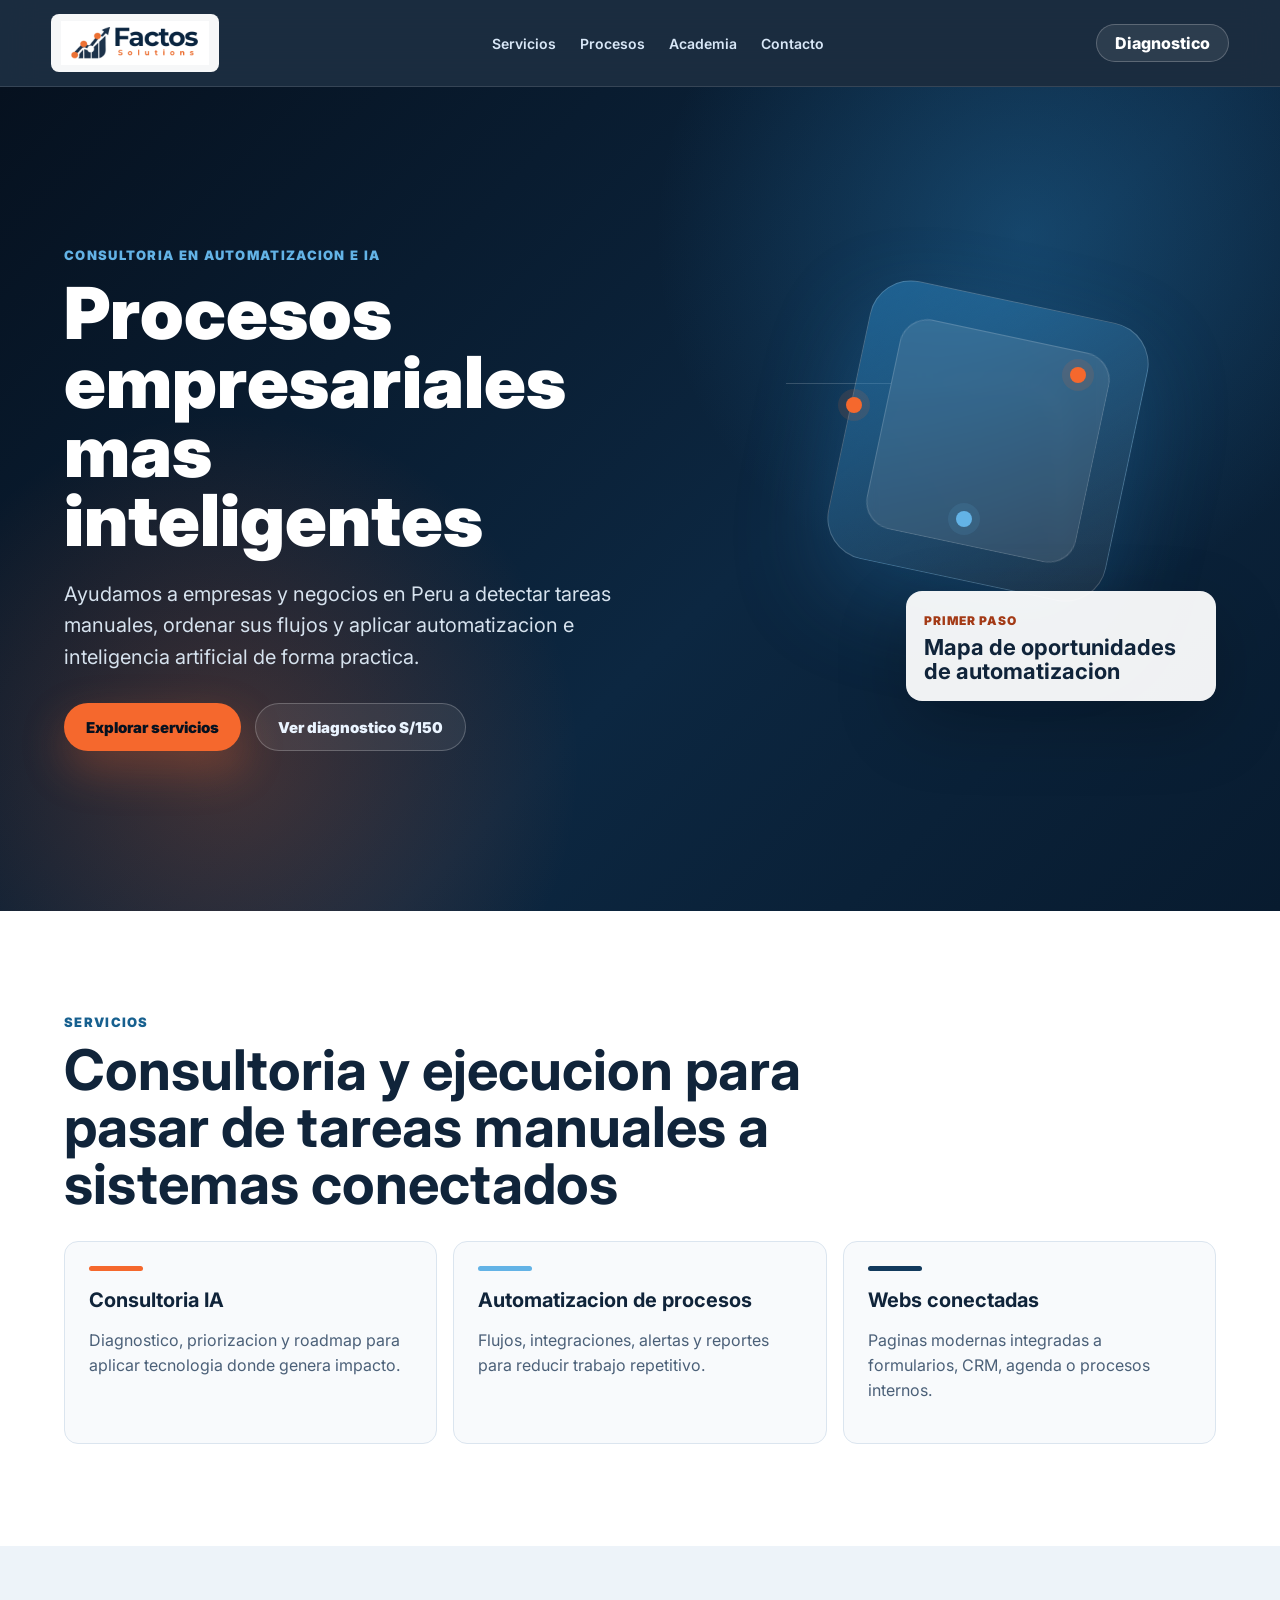
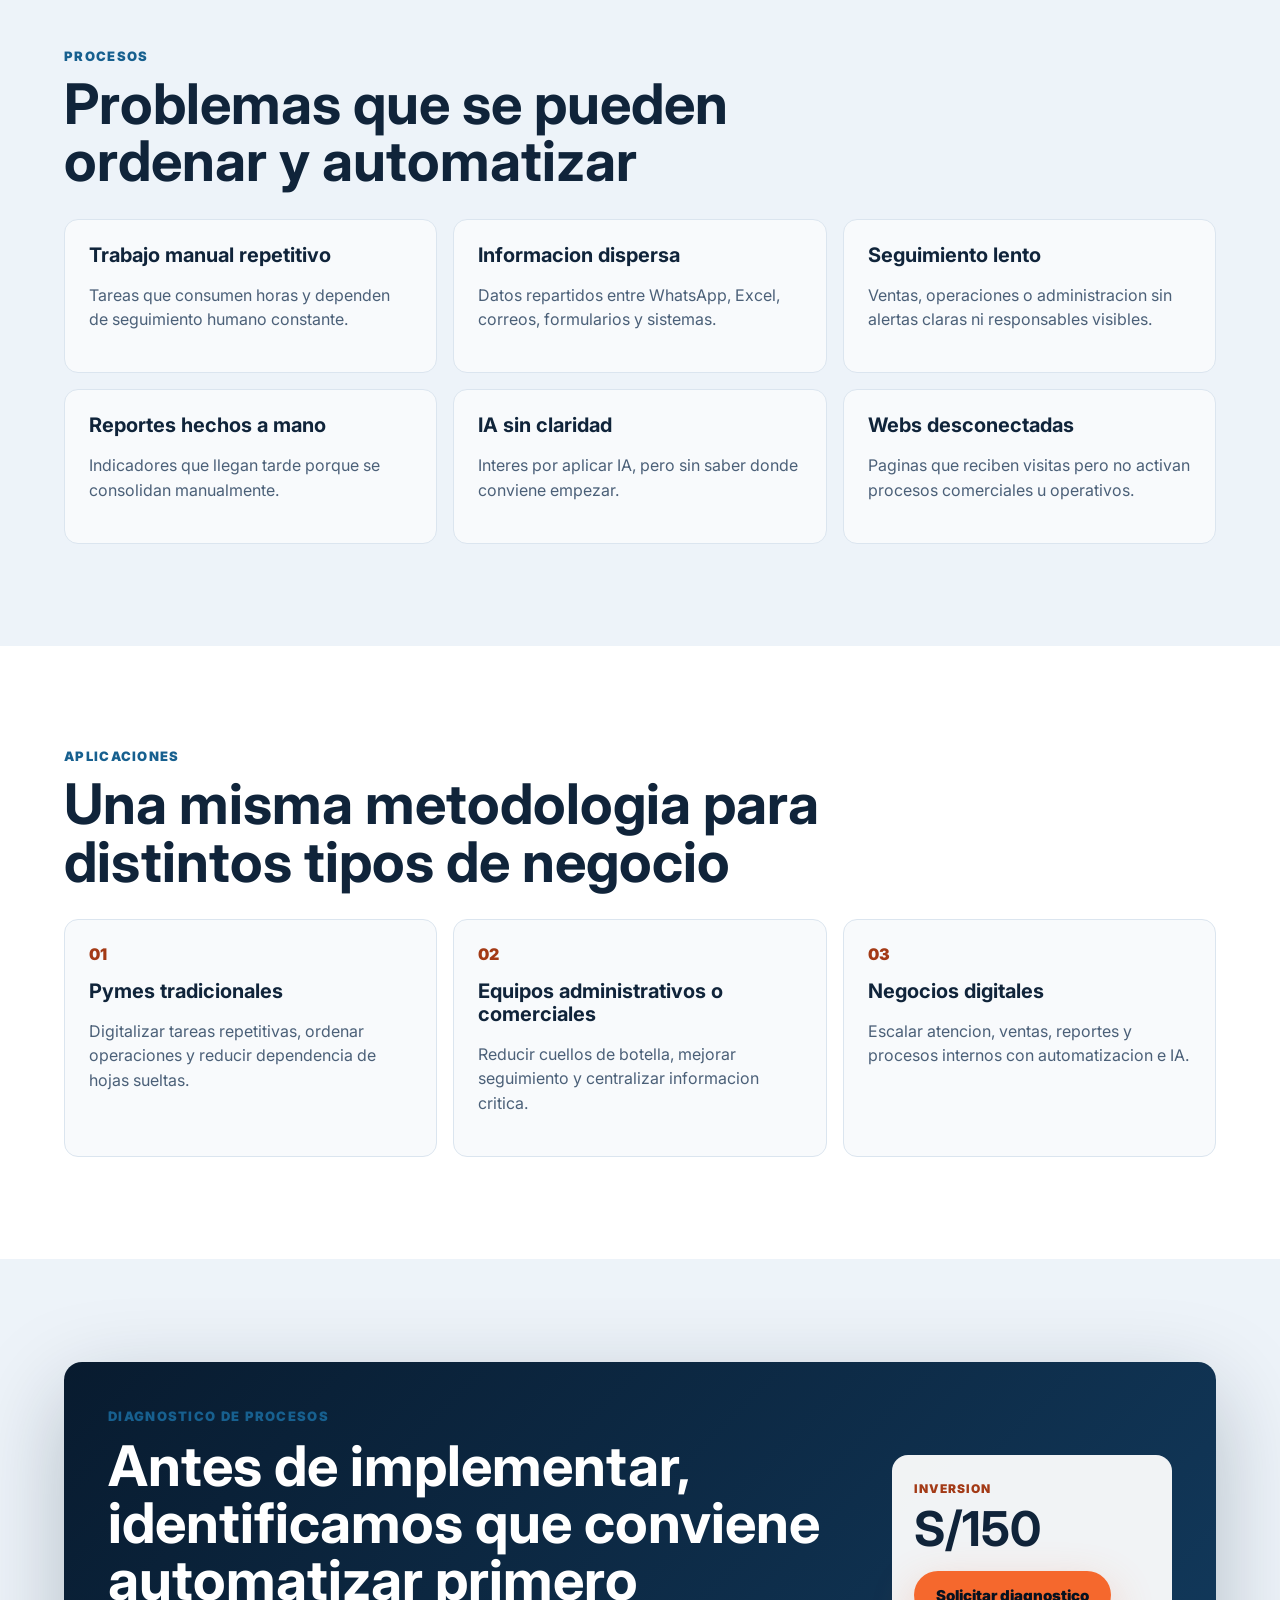
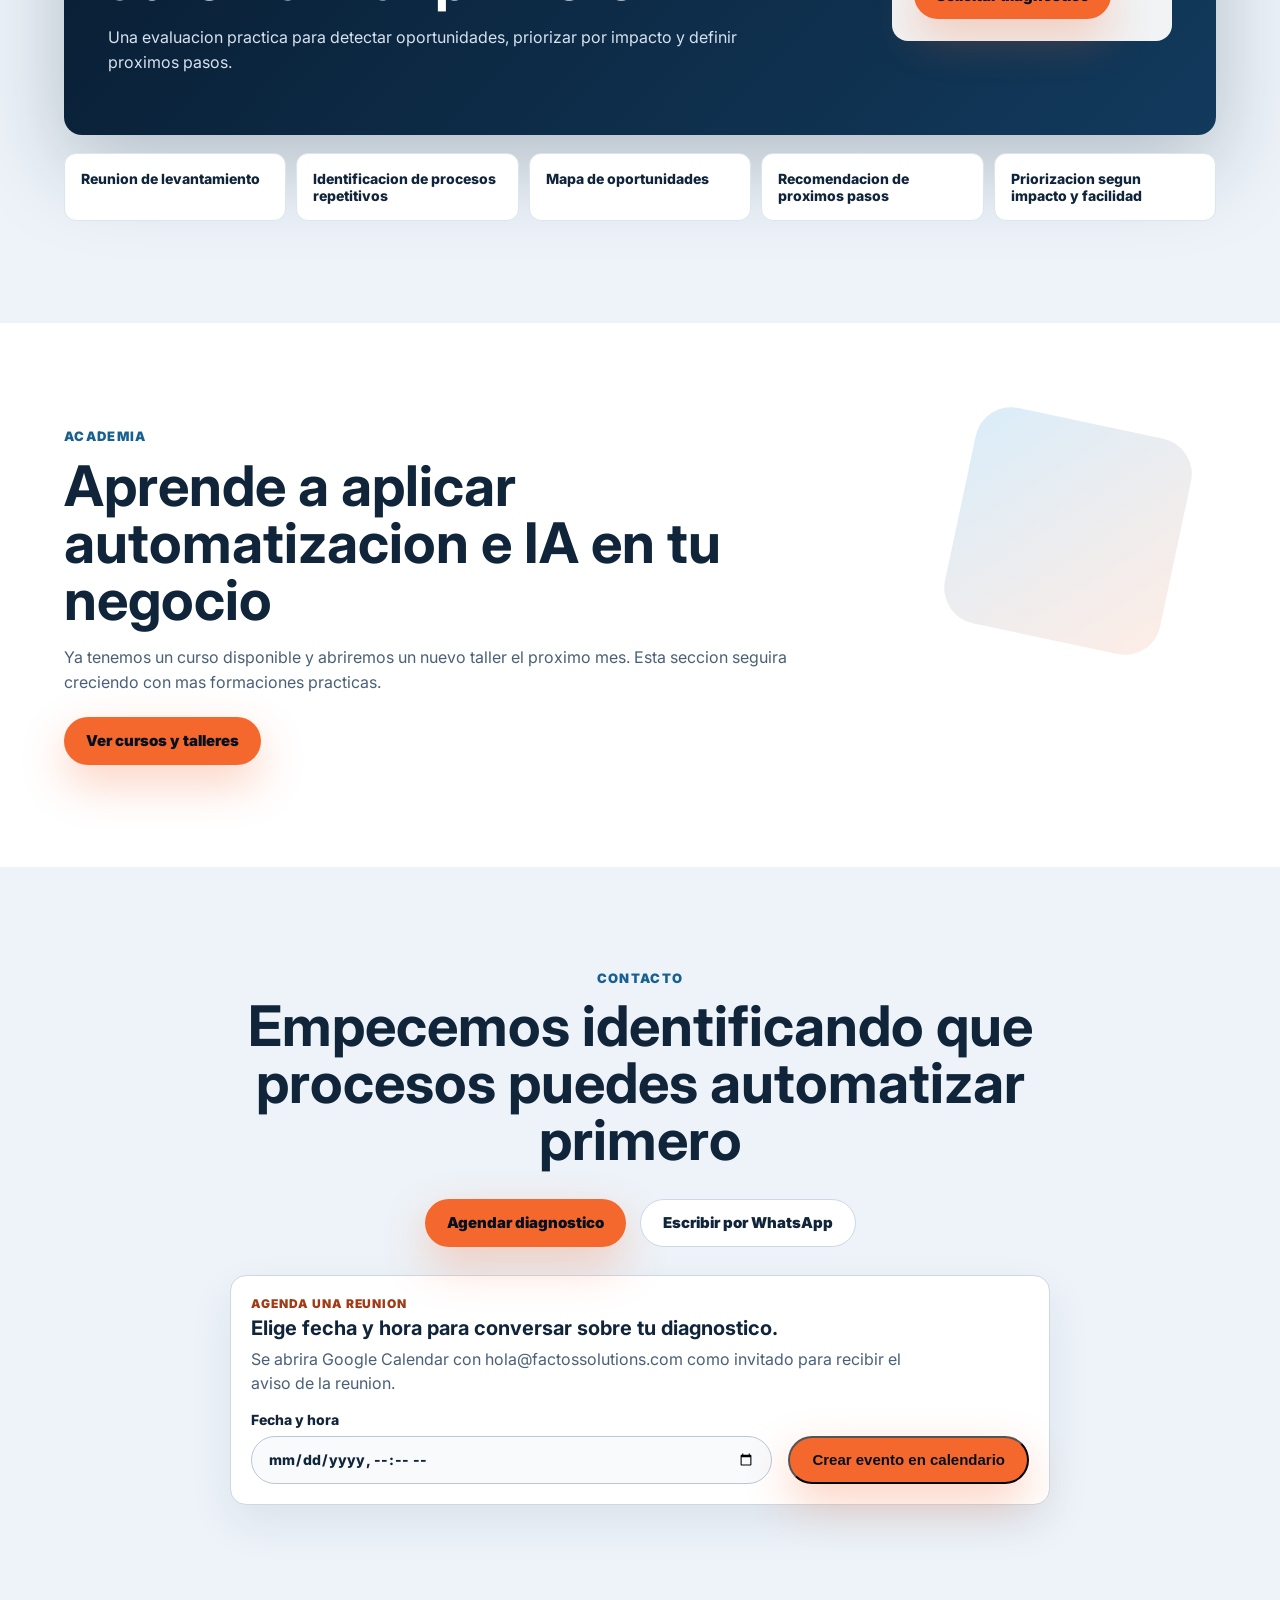
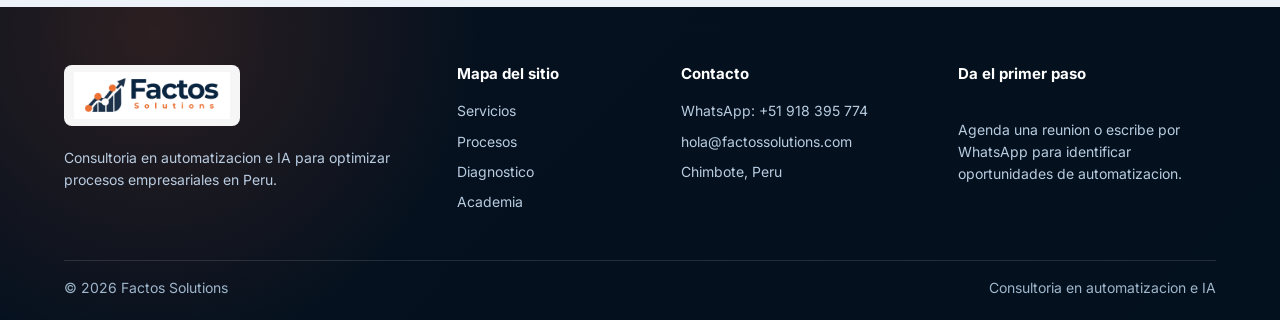
<file: index.html>
<!doctype html>
<html lang="es">
<head>
  <meta charset="utf-8">
  <meta name="viewport" content="width=device-width, initial-scale=1">
  <meta name="description" content="Factos Solutions brinda consultoria en automatizacion e IA para optimizar procesos empresariales en Peru.">
  <title>Factos Solutions | Automatizacion e IA para procesos empresariales</title>
  <link rel="preconnect" href="https://fonts.googleapis.com">
  <link rel="preconnect" href="https://fonts.gstatic.com" crossorigin>
  <link href="https://fonts.googleapis.com/css2?family=Inter:wght@500;600;700;800;900&display=swap" rel="stylesheet">
  <link rel="stylesheet" href="src/styles.css">
</head>
<body>
  <header class="site-header" data-reveal>
    <a class="brand" href="#inicio" aria-label="Factos Solutions inicio">
      <img src="assets/logo.png" alt="Factos Solutions">
    </a>
    <nav class="nav-links" aria-label="Navegacion principal">
      <a href="#servicios">Servicios</a>
      <a href="#procesos">Procesos</a>
      <a href="#academia">Academia</a>
      <a href="#contacto">Contacto</a>
    </nav>
    <a class="nav-action" href="#diagnostico">Diagnostico</a>
  </header>

  <main>
    <section id="inicio" class="hero section">
      <div class="hero-content" data-reveal>
        <p class="eyebrow">Consultoria en automatizacion e IA</p>
        <h1>Procesos empresariales mas inteligentes</h1>
        <p class="hero-copy">Ayudamos a empresas y negocios en Peru a detectar tareas manuales, ordenar sus flujos y aplicar automatizacion e inteligencia artificial de forma practica.</p>
        <div class="hero-actions">
          <a class="button button-primary" href="#servicios">Explorar servicios</a>
          <a class="button button-secondary" href="#diagnostico">Ver diagnostico S/150</a>
        </div>
      </div>
      <div class="hero-visual" aria-hidden="true" data-reveal>
        <div class="flow-path"></div>
        <div class="glass-cube" data-tilt></div>
        <span class="node node-one"></span>
        <span class="node node-two"></span>
        <span class="node node-three"></span>
        <div class="opportunity-card">
          <span>Primer paso</span>
          <strong>Mapa de oportunidades de automatizacion</strong>
        </div>
      </div>
    </section>

    <section id="servicios" class="section services-section">
      <div class="section-heading" data-reveal>
        <p class="eyebrow">Servicios</p>
        <h2>Consultoria y ejecucion para pasar de tareas manuales a sistemas conectados</h2>
      </div>
      <div class="service-grid">
        <article class="service-card" data-reveal>
          <span class="card-line card-line-orange"></span>
          <h3>Consultoria IA</h3>
          <p>Diagnostico, priorizacion y roadmap para aplicar tecnologia donde genera impacto.</p>
        </article>
        <article class="service-card" data-reveal>
          <span class="card-line card-line-blue"></span>
          <h3>Automatizacion de procesos</h3>
          <p>Flujos, integraciones, alertas y reportes para reducir trabajo repetitivo.</p>
        </article>
        <article class="service-card" data-reveal>
          <span class="card-line card-line-light"></span>
          <h3>Webs conectadas</h3>
          <p>Paginas modernas integradas a formularios, CRM, agenda o procesos internos.</p>
        </article>
      </div>
    </section>

    <section id="procesos" class="section problems-section">
      <div class="section-heading" data-reveal>
        <p class="eyebrow">Procesos</p>
        <h2>Problemas que se pueden ordenar y automatizar</h2>
      </div>
      <div class="problem-grid">
        <article data-reveal><h3>Trabajo manual repetitivo</h3><p>Tareas que consumen horas y dependen de seguimiento humano constante.</p></article>
        <article data-reveal><h3>Informacion dispersa</h3><p>Datos repartidos entre WhatsApp, Excel, correos, formularios y sistemas.</p></article>
        <article data-reveal><h3>Seguimiento lento</h3><p>Ventas, operaciones o administracion sin alertas claras ni responsables visibles.</p></article>
        <article data-reveal><h3>Reportes hechos a mano</h3><p>Indicadores que llegan tarde porque se consolidan manualmente.</p></article>
        <article data-reveal><h3>IA sin claridad</h3><p>Interes por aplicar IA, pero sin saber donde conviene empezar.</p></article>
        <article data-reveal><h3>Webs desconectadas</h3><p>Paginas que reciben visitas pero no activan procesos comerciales u operativos.</p></article>
      </div>
    </section>

    <section class="section use-cases-section">
      <div class="section-heading" data-reveal>
        <p class="eyebrow">Aplicaciones</p>
        <h2>Una misma metodologia para distintos tipos de negocio</h2>
      </div>
      <div class="use-case-list">
        <article data-reveal><span>01</span><h3>Pymes tradicionales</h3><p>Digitalizar tareas repetitivas, ordenar operaciones y reducir dependencia de hojas sueltas.</p></article>
        <article data-reveal><span>02</span><h3>Equipos administrativos o comerciales</h3><p>Reducir cuellos de botella, mejorar seguimiento y centralizar informacion critica.</p></article>
        <article data-reveal><span>03</span><h3>Negocios digitales</h3><p>Escalar atencion, ventas, reportes y procesos internos con automatizacion e IA.</p></article>
      </div>
    </section>

    <section id="diagnostico" class="section diagnostic-section">
      <div class="diagnostic-panel" data-reveal>
        <div>
          <p class="eyebrow">Diagnostico de procesos</p>
          <h2>Antes de implementar, identificamos que conviene automatizar primero</h2>
          <p>Una evaluacion practica para detectar oportunidades, priorizar por impacto y definir proximos pasos.</p>
        </div>
        <div class="price-card">
          <span>Inversion</span>
          <strong>S/150</strong>
          <a class="button button-primary" href="https://wa.me/51918395774?text=Hola%20Factos%20Solutions%2C%20quiero%20solicitar%20el%20diagnostico%20de%20procesos%20de%20S%2F150." target="_blank" rel="noopener">Solicitar diagnostico</a>
        </div>
      </div>
      <ul class="diagnostic-list" data-reveal>
        <li>Reunion de levantamiento</li>
        <li>Identificacion de procesos repetitivos</li>
        <li>Mapa de oportunidades</li>
        <li>Recomendacion de proximos pasos</li>
        <li>Priorizacion segun impacto y facilidad</li>
      </ul>
    </section>

    <section id="academia" class="section academy-section">
      <div class="academy-content" data-reveal>
        <p class="eyebrow">Academia</p>
        <h2>Aprende a aplicar automatizacion e IA en tu negocio</h2>
        <p>Ya tenemos un curso disponible y abriremos un nuevo taller el proximo mes. Esta seccion seguira creciendo con mas formaciones practicas.</p>
        <div class="academy-actions">
          <a class="button button-primary" href="cursos.html">Ver cursos y talleres</a>
        </div>
      </div>
    </section>

    <section id="contacto" class="section contact-section">
      <div data-reveal>
        <p class="eyebrow">Contacto</p>
        <h2>Empecemos identificando que procesos puedes automatizar primero</h2>
        <div class="contact-actions">
          <a class="button button-primary" href="#agenda-diagnostico">Agendar diagnostico</a>
          <a class="button button-secondary" href="https://wa.me/51918395774?text=Hola%20Factos%20Solutions%2C%20quiero%20consultar%20sobre%20automatizacion%20e%20IA%20para%20mi%20empresa." target="_blank" rel="noopener">Escribir por WhatsApp</a>
        </div>
        <form id="agenda-diagnostico" class="schedule-card" data-calendar-form>
          <div>
            <span>Agenda una reunion</span>
            <strong>Elige fecha y hora para conversar sobre tu diagnostico.</strong>
            <p>Se abrira Google Calendar con hola@factossolutions.com como invitado para recibir el aviso de la reunion.</p>
          </div>
          <label>
            Fecha y hora
            <input type="datetime-local" name="meeting-time" required>
          </label>
          <button class="button button-primary" type="submit">Crear evento en calendario</button>
        </form>
      </div>
    </section>
  </main>

  <footer class="site-footer">
    <div class="footer-main">
      <div class="footer-brand">
        <img src="assets/logo.png" alt="Factos Solutions">
        <p>Consultoria en automatizacion e IA para optimizar procesos empresariales en Peru.</p>
      </div>
      <nav class="footer-links" aria-label="Navegacion secundaria">
        <h2>Mapa del sitio</h2>
        <a href="#servicios">Servicios</a>
        <a href="#procesos">Procesos</a>
        <a href="#diagnostico">Diagnostico</a>
        <a href="#academia">Academia</a>
      </nav>
      <div class="footer-contact">
        <h2>Contacto</h2>
        <a href="https://wa.me/51918395774?text=Hola%20Factos%20Solutions%2C%20quiero%20consultar%20sobre%20automatizacion%20e%20IA%20para%20mi%20empresa." target="_blank" rel="noopener">WhatsApp: +51 918 395 774</a>
        <a href="mailto:hola@factossolutions.com">hola@factossolutions.com</a>
        <span>Chimbote, Peru</span>
      </div>
      <div class="footer-cta">
        <h2>Da el primer paso</h2>
        <p>Agenda una reunion o escribe por WhatsApp para identificar oportunidades de automatizacion.</p>
      </div>
    </div>
    <div class="footer-bottom">
      <span>&copy; <span id="year">2026</span> Factos Solutions</span>
      <span>Consultoria en automatizacion e IA</span>
    </div>
  </footer>

  <script src="src/main.js"></script>
</body>
</html>
</file>
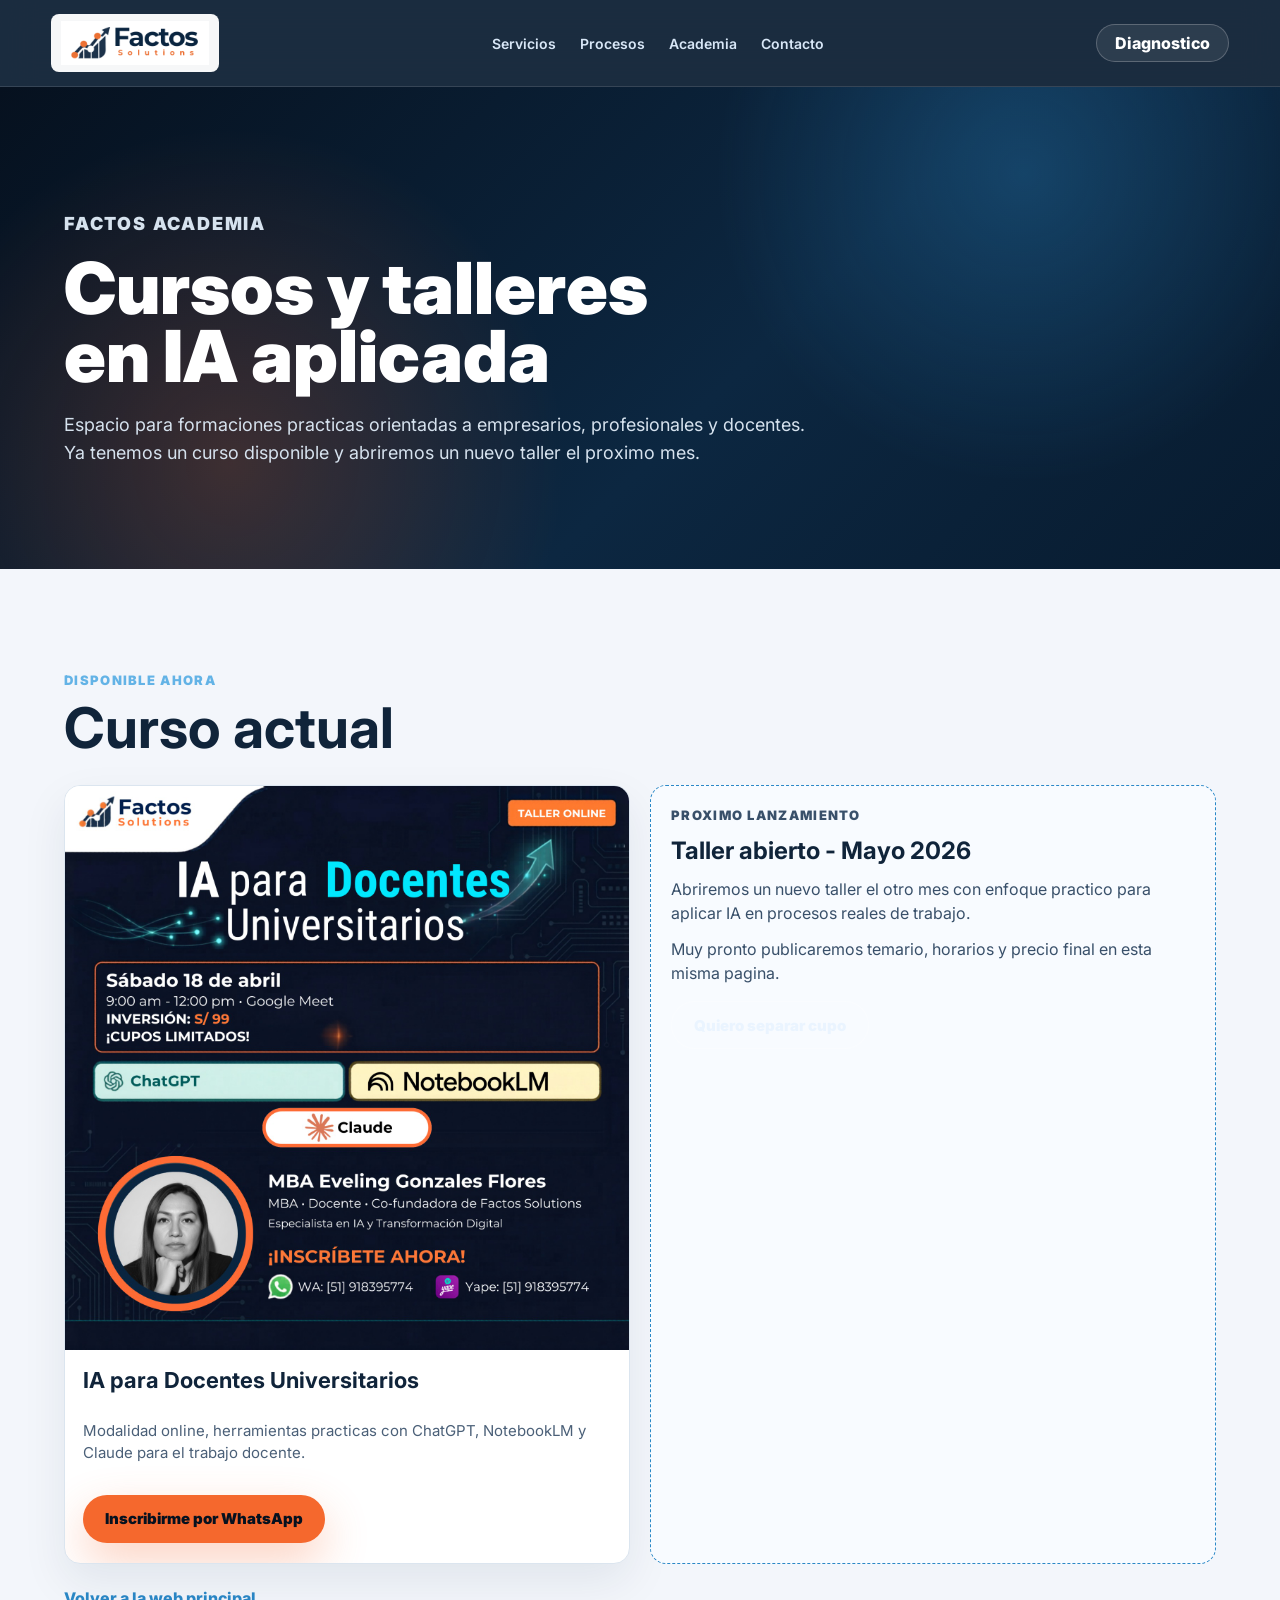
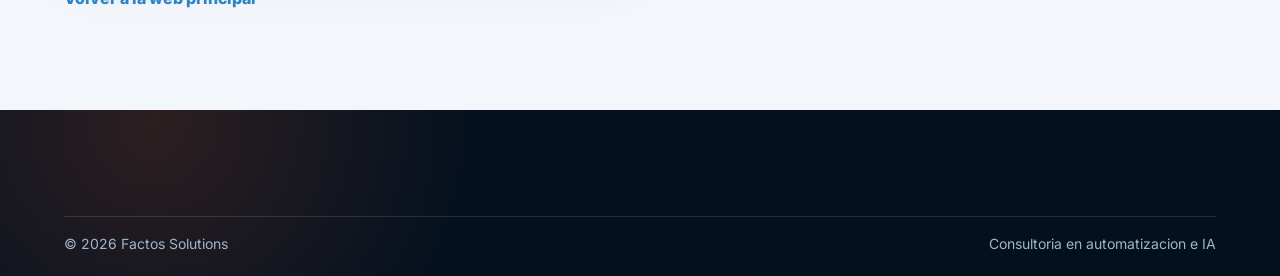
<file: cursos.html>
<!doctype html>
<html lang="es">
<head>
  <meta charset="utf-8">
  <meta name="viewport" content="width=device-width, initial-scale=1">
  <meta name="description" content="Cursos y talleres de Factos Solutions para aplicar IA y automatizacion en contextos profesionales.">
  <title>Factos Academia | Cursos y Talleres</title>
  <link rel="preconnect" href="https://fonts.googleapis.com">
  <link rel="preconnect" href="https://fonts.gstatic.com" crossorigin>
  <link href="https://fonts.googleapis.com/css2?family=Inter:wght@500;600;700;800;900&display=swap" rel="stylesheet">
  <link rel="stylesheet" href="src/styles.css">
  <style>
    .academy-hero {
      color: #fff;
      background:
        radial-gradient(circle at 80% 18%, rgba(42, 136, 199, .3), transparent 28%),
        radial-gradient(circle at 18% 78%, rgba(245, 104, 45, .22), transparent 30%),
        linear-gradient(135deg, #06111f 0%, #0c2741 58%, #081b2f 100%);
    }
    .academy-hero p {
      max-width: 760px;
      color: #d6e2ee;
      line-height: 1.55;
      font-size: 18px;
      margin: 20px 0 0;
    }
    .course-grid {
      display: grid;
      grid-template-columns: repeat(2, minmax(0, 1fr));
      gap: 20px;
      margin-top: 28px;
    }
    .course-card {
      border-radius: 16px;
      border: 1px solid #dbe5ef;
      background: #fff;
      box-shadow: 0 18px 45px rgba(16, 36, 58, .08);
      overflow: hidden;
      display: grid;
      grid-template-rows: auto 1fr;
    }
    .course-card img {
      width: 100%;
      height: auto;
      display: block;
      background: #eaf1f8;
    }
    .course-body {
      padding: 18px 18px 20px;
      display: grid;
      gap: 12px;
    }
    .course-body h3 {
      margin: 0;
      font-size: 22px;
      line-height: 1.15;
    }
    .course-meta {
      color: #4b6078;
      line-height: 1.45;
      font-size: 15px;
    }
    .course-actions {
      display: flex;
      gap: 10px;
      flex-wrap: wrap;
      margin-top: 4px;
    }
    .upcoming-card {
      border-radius: 16px;
      border: 1px dashed #2a88c7;
      background: #f8fbff;
      padding: 20px;
      display: grid;
      gap: 12px;
      align-content: start;
    }
    .upcoming-card h3 {
      margin: 0;
      font-size: 24px;
    }
    .upcoming-card p {
      margin: 0;
      color: #39506a;
      line-height: 1.5;
    }
    .back-link {
      margin-top: 24px;
      display: inline-flex;
      color: #2a88c7;
      font-weight: 800;
    }
    .back-link:hover { color: #17608f; }
    @media (max-width: 980px) {
      .course-grid { grid-template-columns: 1fr; }
    }
  </style>
</head>
<body>
  <header class="site-header" data-reveal>
    <a class="brand" href="index.html#inicio" aria-label="Factos Solutions inicio">
      <img src="assets/logo.png" alt="Factos Solutions">
    </a>
    <nav class="nav-links" aria-label="Navegacion principal">
      <a href="index.html#servicios">Servicios</a>
      <a href="index.html#procesos">Procesos</a>
      <a href="index.html#academia">Academia</a>
      <a href="index.html#contacto">Contacto</a>
    </nav>
    <a class="nav-action" href="index.html#diagnostico">Diagnostico</a>
  </header>

  <main>
    <section class="section academy-hero">
      <p class="eyebrow">Factos Academia</p>
      <h1>Cursos y talleres en IA aplicada</h1>
      <p>Espacio para formaciones practicas orientadas a empresarios, profesionales y docentes. Ya tenemos un curso disponible y abriremos un nuevo taller el proximo mes.</p>
    </section>

    <section class="section">
      <div class="section-heading" data-reveal>
        <p class="eyebrow">Disponible ahora</p>
        <h2>Curso actual</h2>
      </div>
      <div class="course-grid">
        <article class="course-card" data-reveal>
          <img src="assets/flyer-ia-docentes.jpeg" alt="Flyer del curso IA para docentes universitarios">
          <div class="course-body">
            <h3>IA para Docentes Universitarios</h3>
            <p class="course-meta">Modalidad online, herramientas practicas con ChatGPT, NotebookLM y Claude para el trabajo docente.</p>
            <div class="course-actions">
              <a class="button button-primary" href="https://wa.me/51918395774?text=Hola%20Factos%20Solutions%2C%20quiero%20inscribirme%20al%20curso%20IA%20para%20Docentes%20Universitarios." target="_blank" rel="noopener">Inscribirme por WhatsApp</a>
            </div>
          </div>
        </article>
        <article class="upcoming-card" data-reveal>
          <p class="eyebrow">Proximo lanzamiento</p>
          <h3>Taller abierto - Mayo 2026</h3>
          <p>Abriremos un nuevo taller el otro mes con enfoque practico para aplicar IA en procesos reales de trabajo.</p>
          <p>Muy pronto publicaremos temario, horarios y precio final en esta misma pagina.</p>
          <div class="course-actions">
            <a class="button button-secondary" href="https://wa.me/51918395774?text=Hola%20Factos%20Solutions%2C%20quiero%20separar%20mi%20cupo%20para%20el%20proximo%20taller%20de%20mayo%202026." target="_blank" rel="noopener">Quiero separar cupo</a>
          </div>
        </article>
      </div>
      <a class="back-link" href="index.html#academia">Volver a la web principal</a>
    </section>
  </main>

  <footer class="site-footer">
    <div class="footer-bottom">
      <span>&copy; <span id="year">2026</span> Factos Solutions</span>
      <span>Consultoria en automatizacion e IA</span>
    </div>
  </footer>

  <script src="src/main.js"></script>
</body>
</html>
</file>
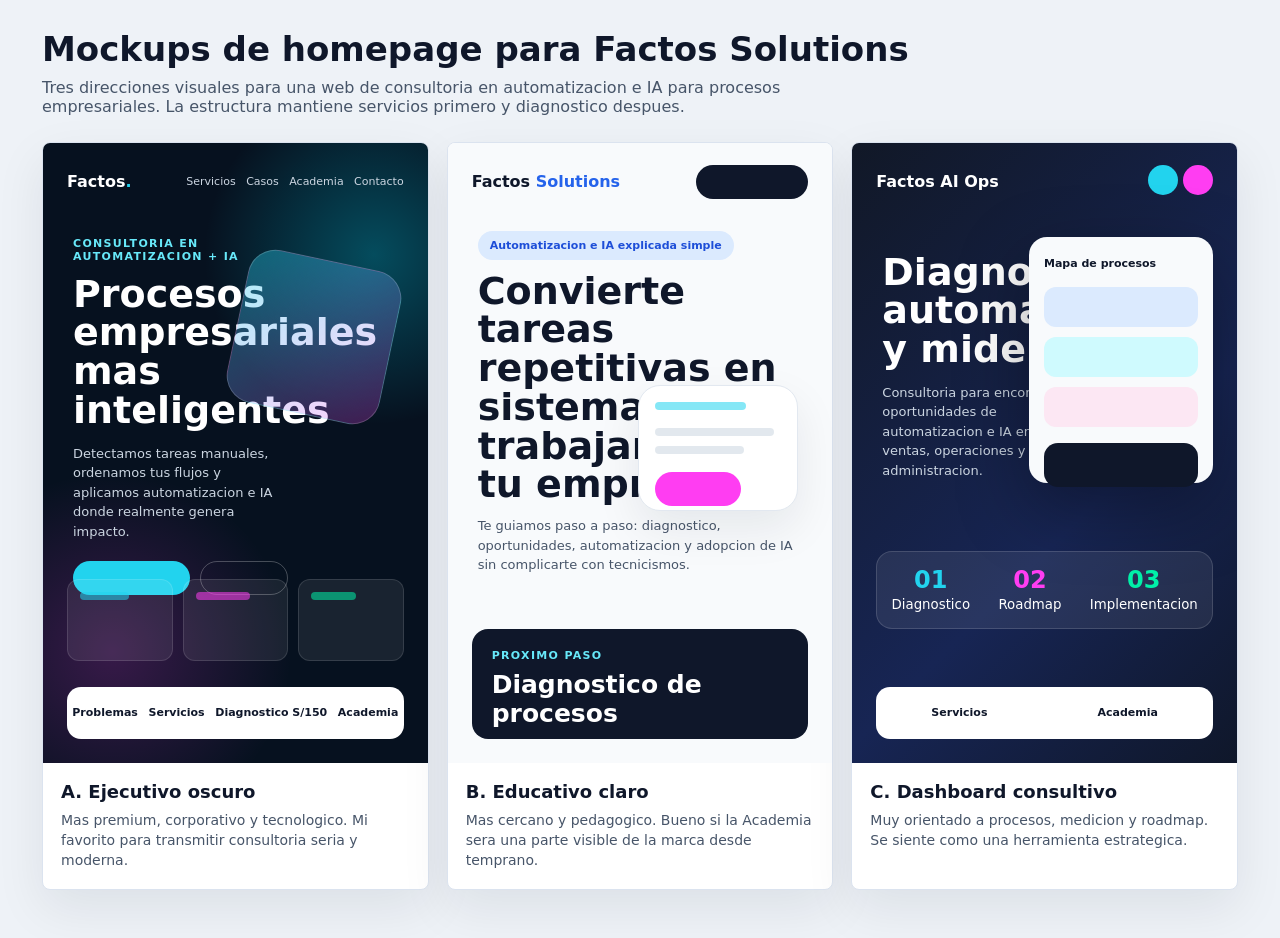
<file: factos-homepage-mockups.html>
<!doctype html>
<html lang="es">
<head>
  <meta charset="utf-8">
  <meta name="viewport" content="width=device-width, initial-scale=1">
  <title>Mockups Factos Solutions</title>
  <style>
    * { box-sizing: border-box; }
    body {
      margin: 0;
      font-family: Inter, ui-sans-serif, system-ui, -apple-system, BlinkMacSystemFont, "Segoe UI", sans-serif;
      background: #eef2f7;
      color: #0f172a;
    }
    main { max-width: 1240px; margin: 0 auto; padding: 32px 22px 48px; }
    h1 { margin: 0; font-size: 34px; line-height: 1.05; }
    .intro { margin: 10px 0 26px; color: #475569; max-width: 760px; }
    .grid { display: grid; grid-template-columns: repeat(3, minmax(0, 1fr)); gap: 18px; }
    .card { background: white; border: 1px solid #dbe3ef; border-radius: 8px; overflow: hidden; box-shadow: 0 18px 50px rgba(15, 23, 42, .08); }
    .body { padding: 18px; }
    .body h2 { margin: 0 0 8px; font-size: 18px; }
    .body p { margin: 0; color: #475569; font-size: 14px; line-height: 1.45; }
    .mock { height: 620px; position: relative; overflow: hidden; }
    .nav { position: absolute; left: 24px; right: 24px; top: 18px; height: 42px; display: flex; align-items: center; justify-content: space-between; }
    .pill { border-radius: 999px; }
    .btn { height: 34px; width: 126px; border-radius: 999px; }
    .line { height: 8px; border-radius: 999px; background: currentColor; opacity: .55; }
    .a { background: #06111f; color: white; }
    .a::before { content: ""; position: absolute; inset: 0; background: radial-gradient(circle at 86% 18%, rgba(0,229,255,.28), transparent 28%), radial-gradient(circle at 18% 82%, rgba(255,61,242,.2), transparent 30%); }
    .hero-a { position: absolute; left: 30px; top: 94px; width: 56%; }
    .eyebrow { font-size: 11px; text-transform: uppercase; letter-spacing: .12em; color: #67e8f9; font-weight: 800; }
    .title { font-size: 38px; font-weight: 900; line-height: 1.02; margin-top: 12px; }
    .copy { font-size: 13px; line-height: 1.5; color: #cbd5e1; margin-top: 14px; }
    .orb { position: absolute; right: 36px; top: 116px; width: 156px; height: 156px; border-radius: 28px; background: linear-gradient(135deg, rgba(34,211,238,.38), rgba(255,61,242,.24)); border: 1px solid rgba(255,255,255,.18); transform: rotate(12deg); }
    .service-row { position: absolute; left: 24px; right: 24px; bottom: 102px; display: grid; grid-template-columns: repeat(3, 1fr); gap: 10px; }
    .mini { height: 82px; border-radius: 12px; background: rgba(255,255,255,.08); border: 1px solid rgba(255,255,255,.12); padding: 12px; }
    .bottom-bar { position: absolute; left: 24px; right: 24px; bottom: 24px; height: 52px; border-radius: 14px; background: white; color: #0f172a; display: flex; align-items: center; justify-content: space-around; font-size: 11px; font-weight: 800; }
    .b { background: #f8fafc; color: #0f172a; }
    .hero-b { position: absolute; left: 30px; right: 30px; top: 88px; }
    .tag { display: inline-block; background: #dbeafe; color: #1d4ed8; font-size: 11px; font-weight: 900; border-radius: 999px; padding: 8px 12px; }
    .copy-b { font-size: 13px; line-height: 1.5; color: #475569; margin-top: 12px; max-width: 370px; }
    .float-card { position: absolute; right: 34px; top: 242px; width: 160px; height: 126px; border-radius: 22px; background: #fff; border: 1px solid #e2e8f0; box-shadow: 0 18px 45px rgba(15,23,42,.08); padding: 16px; }
    .diag { position: absolute; left: 24px; right: 24px; bottom: 24px; height: 110px; border-radius: 16px; background: #0f172a; color: white; padding: 20px; }
    .c { background: linear-gradient(135deg, #111827 0%, #172554 60%, #0f172a 100%); color: white; }
    .hero-c { position: absolute; left: 30px; top: 98px; width: 46%; }
    .dashboard { position: absolute; right: 24px; top: 94px; width: 184px; height: 246px; border-radius: 18px; background: #f8fafc; color: #0f172a; padding: 15px; box-shadow: 0 25px 70px rgba(0,0,0,.35); }
    .steps { position: absolute; left: 24px; right: 24px; bottom: 134px; height: 78px; border-radius: 16px; background: rgba(255,255,255,.08); border: 1px solid rgba(255,255,255,.14); display: flex; align-items: center; justify-content: space-around; text-align: center; }
    @media (max-width: 980px) { .grid { grid-template-columns: 1fr; } .mock { height: 560px; } }
  </style>
</head>
<body>
  <main>
    <h1>Mockups de homepage para Factos Solutions</h1>
    <p class="intro">Tres direcciones visuales para una web de consultoria en automatizacion e IA para procesos empresariales. La estructura mantiene servicios primero y diagnostico despues.</p>
    <section class="grid">
      <article class="card">
        <div class="mock a">
          <div class="nav"><strong>Factos<span style="color:#22d3ee">.</span></strong><span style="font-size:11px;color:#cbd5e1">Servicios &nbsp; Casos &nbsp; Academia &nbsp; Contacto</span></div>
          <div class="hero-a"><div class="eyebrow">Consultoria en automatizacion + IA</div><div class="title">Procesos empresariales mas inteligentes</div><div class="copy">Detectamos tareas manuales, ordenamos tus flujos y aplicamos automatizacion e IA donde realmente genera impacto.</div><div style="display:flex;gap:10px;margin-top:20px"><div class="btn" style="background:#22d3ee"></div><div class="btn" style="border:1px solid rgba(255,255,255,.25);width:96px"></div></div></div>
          <div class="orb"></div>
          <div class="service-row"><div class="mini"><div class="line" style="width:62%;color:#22d3ee"></div></div><div class="mini"><div class="line" style="width:68%;color:#ff3df2"></div></div><div class="mini"><div class="line" style="width:56%;color:#00f0a8"></div></div></div>
          <div class="bottom-bar"><span>Problemas</span><span>Servicios</span><span>Diagnostico S/150</span><span>Academia</span></div>
        </div>
        <div class="body"><h2>A. Ejecutivo oscuro</h2><p>Mas premium, corporativo y tecnologico. Mi favorito para transmitir consultoria seria y moderna.</p></div>
      </article>
      <article class="card">
        <div class="mock b">
          <div class="nav"><strong>Factos <span style="color:#2563eb">Solutions</span></strong><div class="btn" style="background:#0f172a;width:112px"></div></div>
          <div class="hero-b"><span class="tag">Automatizacion e IA explicada simple</span><div class="title" style="color:#0f172a;max-width:390px">Convierte tareas repetitivas en sistemas que trabajan por tu empresa</div><div class="copy-b">Te guiamos paso a paso: diagnostico, oportunidades, automatizacion y adopcion de IA sin complicarte con tecnicismos.</div></div>
          <div class="float-card"><div class="line" style="width:72%;color:#22d3ee"></div><div class="line" style="width:94%;color:#cbd5e1;margin-top:18px"></div><div class="line" style="width:70%;color:#cbd5e1;margin-top:10px"></div><div class="btn" style="background:#ff3df2;width:86px;margin-top:18px"></div></div>
          <div class="diag"><div class="eyebrow">Proximo paso</div><div style="font-size:25px;font-weight:900;margin-top:8px">Diagnostico de procesos</div></div>
        </div>
        <div class="body"><h2>B. Educativo claro</h2><p>Mas cercano y pedagogico. Bueno si la Academia sera una parte visible de la marca desde temprano.</p></div>
      </article>
      <article class="card">
        <div class="mock c">
          <div class="nav"><strong>Factos AI Ops</strong><span><i class="pill" style="display:inline-block;width:30px;height:30px;background:#22d3ee"></i> <i class="pill" style="display:inline-block;width:30px;height:30px;background:#ff3df2"></i></span></div>
          <div class="hero-c"><div class="title">Diagnostica, automatiza y mide</div><div class="copy">Consultoria para encontrar oportunidades de automatizacion e IA en ventas, operaciones y administracion.</div></div>
          <div class="dashboard"><strong style="font-size:11px">Mapa de procesos</strong><div style="height:40px;border-radius:12px;background:#dbeafe;margin-top:16px"></div><div style="height:40px;border-radius:12px;background:#cffafe;margin-top:10px"></div><div style="height:40px;border-radius:12px;background:#fce7f3;margin-top:10px"></div><div style="height:44px;border-radius:14px;background:#0f172a;margin-top:16px"></div></div>
          <div class="steps"><div><b style="font-size:24px;color:#22d3ee">01</b><br><small>Diagnostico</small></div><div><b style="font-size:24px;color:#ff3df2">02</b><br><small>Roadmap</small></div><div><b style="font-size:24px;color:#00f0a8">03</b><br><small>Implementacion</small></div></div>
          <div class="bottom-bar"><span>Servicios</span><span>Academia</span></div>
        </div>
        <div class="body"><h2>C. Dashboard consultivo</h2><p>Muy orientado a procesos, medicion y roadmap. Se siente como una herramienta estrategica.</p></div>
      </article>
    </section>
  </main>
</body>
</html>
</file>
<file: src/styles.css>
:root {
  --navy-950: #06111f;
  --navy-900: #081b2f;
  --navy-800: #0c2741;
  --navy-700: #123a5d;
  --orange: #f5682d;
  --orange-dark: #d94f1f;
  --orange-accessible: #a33a16;
  --blue: #63b3e6;
  --blue-strong: #2a88c7;
  --blue-accessible: #17608f;
  --white: #ffffff;
  --ink: #10243a;
  --muted: #d6e2ee;
  --soft: #f3f6fb;
  --line: rgba(255, 255, 255, .12);
  --shadow: 0 30px 90px rgba(8, 27, 47, .25);
  color-scheme: light;
}

* { box-sizing: border-box; }

html {
  scroll-behavior: smooth;
}

body {
  margin: 0;
  font-family: Inter, ui-sans-serif, system-ui, -apple-system, BlinkMacSystemFont, "Segoe UI", sans-serif;
  background: var(--soft);
  color: var(--ink);
}

a {
  color: inherit;
  text-decoration: none;
}

a:focus-visible,
.button:focus-visible {
  outline: 3px solid var(--blue);
  outline-offset: 4px;
}

.site-header {
  position: sticky;
  top: 0;
  z-index: 20;
  min-height: 76px;
  display: flex;
  align-items: center;
  justify-content: space-between;
  padding: 14px clamp(18px, 4vw, 56px);
  background: rgba(8, 27, 47, .92);
  border-bottom: 1px solid var(--line);
  backdrop-filter: blur(16px);
}

.brand img {
  display: block;
  width: 168px;
  height: auto;
  padding: 7px 10px;
  border-radius: 8px;
  background: rgba(255, 255, 255, .96);
}

.nav-links {
  display: flex;
  align-items: center;
  gap: 24px;
  color: #d8e7f7;
  font-size: 14px;
  font-weight: 600;
}

.nav-links a,
.nav-action {
  transition: color .2s ease, background .2s ease, transform .2s ease;
}

.nav-links a:hover {
  color: var(--blue);
}

.nav-action {
  height: 38px;
  border-radius: 999px;
  border: 1px solid rgba(255, 255, 255, .22);
  padding: 0 18px;
  display: inline-flex;
  align-items: center;
  justify-content: center;
  color: var(--white);
  background: rgba(255, 255, 255, .08);
  font-weight: 800;
}

.nav-action:hover {
  background: var(--orange);
  transform: translateY(-1px);
}

.section {
  padding: clamp(64px, 8vw, 108px) clamp(22px, 5vw, 64px);
}

.hero {
  position: relative;
  display: grid;
  grid-template-columns: minmax(0, 1.05fr) minmax(320px, .95fr);
  gap: clamp(28px, 5vw, 58px);
  min-height: calc(100vh - 76px);
  overflow: hidden;
  color: var(--white);
  background:
    radial-gradient(circle at 80% 18%, rgba(42, 136, 199, .32), transparent 30%),
    radial-gradient(circle at 18% 82%, rgba(245, 104, 45, .24), transparent 28%),
    linear-gradient(135deg, var(--navy-950) 0%, var(--navy-800) 58%, var(--navy-900) 100%);
}

.hero-content {
  align-self: center;
  max-width: 690px;
}

.eyebrow {
  margin: 0;
  color: var(--blue);
  text-transform: uppercase;
  font-size: 13px;
  font-weight: 900;
  letter-spacing: .1em;
}

h1,
h2,
h3,
p {
  letter-spacing: 0;
}

h1 {
  margin: 16px 0 0;
  max-width: 700px;
  font-size: clamp(44px, 5.6vw, 76px);
  line-height: .96;
  font-weight: 900;
  overflow-wrap: normal;
  text-wrap: balance;
}

h2 {
  margin: 12px 0 0;
  font-size: clamp(32px, 4.6vw, 56px);
  line-height: 1.02;
}

h3 {
  margin: 0;
  font-size: 20px;
  line-height: 1.15;
}

.hero-copy {
  max-width: 610px;
}

.hero-copy {
  color: var(--muted);
  font-size: clamp(17px, 1.8vw, 20px);
  line-height: 1.58;
  margin: 24px 0 0;
}

.hero-actions,
.contact-actions {
  display: flex;
  gap: 14px;
  flex-wrap: wrap;
  margin-top: 30px;
}

.button {
  min-height: 48px;
  border-radius: 999px;
  display: inline-flex;
  align-items: center;
  justify-content: center;
  padding: 0 22px;
  font-weight: 900;
  font-size: 15px;
  transition: transform .2s ease, box-shadow .2s ease, background .2s ease;
}

.button:hover {
  transform: translateY(-2px);
}

.button-primary {
  background: var(--orange);
  color: var(--navy-950);
  box-shadow: 0 18px 45px rgba(245, 104, 45, .3);
}

.button-primary:hover {
  background: #ff7a3d;
}

.button-secondary {
  border: 1px solid rgba(255, 255, 255, .22);
  color: #eaf4ff;
  background: rgba(255, 255, 255, .07);
}

.hero-visual {
  position: relative;
  min-height: 440px;
  align-self: center;
}

.glass-cube {
  position: absolute;
  right: clamp(38px, 8vw, 86px);
  top: 20px;
  width: clamp(210px, 24vw, 284px);
  aspect-ratio: 1;
  border-radius: 42px;
  background: linear-gradient(135deg, rgba(42, 136, 199, .52), rgba(255, 255, 255, .08));
  border: 1px solid rgba(255, 255, 255, .18);
  transform: rotate(12deg);
  box-shadow: 0 34px 90px rgba(42, 136, 199, .26);
  transition: transform .18s ease-out;
}

.glass-cube::after {
  content: "";
  position: absolute;
  inset: 34px;
  border-radius: 28px;
  background: rgba(255, 255, 255, .09);
  border: 1px solid rgba(255, 255, 255, .16);
  backdrop-filter: blur(8px);
}

.flow-path {
  position: absolute;
  right: clamp(88px, 12vw, 156px);
  top: 104px;
  width: 276px;
  height: 176px;
  border: 1px solid rgba(255, 255, 255, .18);
  border-left: 0;
  border-bottom: 0;
  border-radius: 0 42px 0 0;
}

.node {
  position: absolute;
  width: 16px;
  height: 16px;
  border-radius: 50%;
  background: var(--orange);
  box-shadow: 0 0 0 8px rgba(245, 104, 45, .12);
}

.node-one { right: 354px; top: 118px; }
.node-two { right: 244px; top: 232px; background: var(--blue); box-shadow: 0 0 0 8px rgba(99, 179, 230, .12); }
.node-three { right: 130px; top: 88px; }

.opportunity-card {
  position: absolute;
  right: 0;
  bottom: 18px;
  width: min(310px, 92%);
  border-radius: 16px;
  padding: 18px;
  background: rgba(255, 255, 255, .94);
  color: var(--ink);
  box-shadow: 0 24px 70px rgba(0, 0, 0, .22);
}

.opportunity-card span,
.price-card span {
  color: var(--orange-accessible);
  font-weight: 900;
  text-transform: uppercase;
  letter-spacing: .08em;
  font-size: 12px;
}

.opportunity-card strong {
  display: block;
  margin-top: 7px;
  font-size: 22px;
  line-height: 1.08;
}

.services-section,
.use-cases-section,
.academy-section {
  background: var(--white);
}

.section-heading {
  max-width: 820px;
  margin-bottom: 28px;
}

.services-section .eyebrow,
.use-cases-section .eyebrow,
.academy-section .eyebrow,
.problems-section .eyebrow,
.diagnostic-section .eyebrow,
.contact-section .eyebrow {
  color: var(--blue-accessible);
}

.service-grid,
.problem-grid,
.use-case-list {
  display: grid;
  gap: 16px;
}

.service-grid {
  grid-template-columns: repeat(3, minmax(0, 1fr));
}

.service-card,
.problem-grid article,
.use-case-list article {
  border-radius: 14px;
  padding: 24px;
  border: 1px solid #dbe5ef;
  background: #f8fafc;
}

.service-card {
  min-height: 188px;
  transition: transform .2s ease, box-shadow .2s ease, border-color .2s ease;
}

.service-card:hover {
  transform: translateY(-4px);
  border-color: rgba(42, 136, 199, .35);
  box-shadow: 0 20px 55px rgba(16, 36, 58, .1);
}

.card-line {
  display: block;
  width: 54px;
  height: 5px;
  border-radius: 999px;
  margin-bottom: 18px;
}

.card-line-orange { background: var(--orange); }
.card-line-blue { background: var(--blue); }
.card-line-light { background: var(--navy-700); }

.service-card p,
.problem-grid p,
.use-case-list p,
.diagnostic-panel p,
.academy-content p {
  color: #4b6078;
  line-height: 1.55;
}

.problems-section,
.diagnostic-section,
.contact-section {
  background: #edf3f9;
}

.problem-grid {
  grid-template-columns: repeat(3, minmax(0, 1fr));
}

.use-case-list {
  grid-template-columns: repeat(3, minmax(0, 1fr));
}

.use-case-list span {
  display: inline-flex;
  color: var(--orange-accessible);
  font-weight: 900;
  margin-bottom: 16px;
}

.diagnostic-panel {
  display: grid;
  grid-template-columns: minmax(0, 1fr) 280px;
  gap: 28px;
  align-items: center;
  padding: clamp(28px, 5vw, 44px);
  border-radius: 18px;
  color: var(--white);
  background: linear-gradient(135deg, var(--navy-900), var(--navy-700));
  box-shadow: var(--shadow);
}

.diagnostic-panel h2 {
  max-width: 720px;
}

.diagnostic-panel p {
  color: var(--muted);
  max-width: 680px;
}

.price-card {
  border-radius: 16px;
  padding: 22px;
  background: rgba(255, 255, 255, .94);
  color: var(--ink);
}

.price-card strong {
  display: block;
  margin: 8px 0 18px;
  font-size: 48px;
  line-height: 1;
}

.diagnostic-list {
  display: grid;
  grid-template-columns: repeat(5, minmax(0, 1fr));
  gap: 10px;
  padding: 0;
  margin: 18px 0 0;
  list-style: none;
}

.diagnostic-list li {
  border-radius: 12px;
  background: var(--white);
  border: 1px solid #dbe5ef;
  padding: 16px;
  font-weight: 800;
  font-size: 14px;
}

.academy-section {
  position: relative;
  overflow: hidden;
}

.academy-section::after {
  content: "";
  position: absolute;
  right: 8%;
  top: 18%;
  width: 220px;
  height: 220px;
  border-radius: 36px;
  background: linear-gradient(135deg, rgba(99, 179, 230, .24), rgba(245, 104, 45, .12));
  transform: rotate(12deg);
}

.academy-content {
  max-width: 760px;
  position: relative;
  z-index: 1;
}

.academy-actions {
  margin-top: 22px;
}

.contact-section {
  text-align: center;
}

.contact-section > div {
  max-width: 820px;
  margin: 0 auto;
}

.contact-actions {
  justify-content: center;
}

.schedule-card {
  display: grid;
  grid-template-columns: minmax(240px, 1fr) auto;
  gap: 16px;
  align-items: end;
  margin: 28px auto 0;
  padding: 20px;
  max-width: 900px;
  border: 1px solid #cbd8e6;
  border-radius: 16px;
  background: var(--white);
  text-align: left;
  box-shadow: 0 18px 45px rgba(16, 36, 58, .08);
}

.schedule-card > div {
  grid-column: 1 / -1;
  max-width: 680px;
}

.schedule-card span {
  display: block;
  color: var(--orange-accessible);
  font-size: 12px;
  font-weight: 900;
  letter-spacing: .08em;
  text-transform: uppercase;
}

.schedule-card strong {
  display: block;
  margin-top: 6px;
  font-size: 20px;
  line-height: 1.18;
}

.schedule-card p {
  margin: 8px 0 0;
  color: #4b6078;
  line-height: 1.45;
}

.schedule-card label {
  display: grid;
  gap: 8px;
  color: var(--ink);
  font-size: 14px;
  font-weight: 800;
}

.schedule-card input {
  width: 100%;
  min-height: 48px;
  border: 1px solid #b8c8d8;
  border-radius: 999px;
  padding: 0 16px;
  color: var(--ink);
  font: inherit;
  background: #f8fafc;
}

.schedule-card input:focus-visible {
  outline: 3px solid var(--blue);
  outline-offset: 3px;
}

.contact-section .button-secondary {
  color: var(--ink);
  border-color: #cbd8e6;
  background: var(--white);
}

.site-footer {
  padding: clamp(34px, 5vw, 58px) clamp(22px, 5vw, 64px) 24px;
  background:
    radial-gradient(circle at 12% 8%, rgba(245, 104, 45, .16), transparent 28%),
    linear-gradient(135deg, var(--navy-950), #03101d);
  color: #d8e7f7;
  font-size: 14px;
}

.footer-main {
  display: grid;
  grid-template-columns: minmax(220px, 1.35fr) minmax(150px, .7fr) minmax(190px, .9fr) minmax(220px, 1fr);
  gap: clamp(22px, 4vw, 44px);
  align-items: start;
}

.footer-brand img {
  width: 176px;
  height: auto;
  padding: 7px 10px;
  border-radius: 8px;
  background: rgba(255, 255, 255, .96);
}

.footer-brand p,
.footer-cta p {
  max-width: 330px;
  margin: 18px 0 0;
  color: #b9cce0;
  line-height: 1.55;
}

.footer-links,
.footer-contact,
.footer-cta {
  display: grid;
  gap: 10px;
}

.site-footer h2 {
  margin: 0 0 8px;
  color: var(--white);
  font-size: 15px;
  line-height: 1.2;
}

.footer-links a,
.footer-contact a,
.footer-contact span {
  color: #b9cce0;
  line-height: 1.45;
}

.footer-links a,
.footer-contact a {
  transition: color .2s ease, transform .2s ease;
}

.footer-links a:hover,
.footer-contact a:hover {
  color: var(--blue);
  transform: translateX(2px);
}

.footer-cta .button {
  width: fit-content;
  margin-top: 10px;
}

.footer-bottom {
  display: flex;
  justify-content: space-between;
  gap: 18px;
  margin-top: clamp(28px, 5vw, 48px);
  padding-top: 18px;
  border-top: 1px solid rgba(255, 255, 255, .12);
  color: #9fb6cb;
}

html.js [data-reveal] {
  opacity: 0;
  transform: translateY(18px);
  transition: opacity .55s ease, transform .55s ease;
}

html.js [data-reveal].is-visible {
  opacity: 1;
  transform: translateY(0);
}

@media (prefers-reduced-motion: reduce) {
  html { scroll-behavior: auto; }
  *,
  *::before,
  *::after {
    animation-duration: .01ms !important;
    animation-iteration-count: 1 !important;
    scroll-behavior: auto !important;
    transition-duration: .01ms !important;
  }
}

@media (max-width: 980px) {
  .site-header {
    flex-wrap: wrap;
    gap: 12px 18px;
  }

  .nav-links {
    order: 3;
    width: 100%;
    gap: 18px;
    overflow-x: auto;
    padding: 2px 0 4px;
    scrollbar-width: thin;
    white-space: nowrap;
  }

  .hero {
    grid-template-columns: 1fr;
  }

  .hero-visual {
    min-height: 360px;
  }

  .service-grid,
  .problem-grid,
  .use-case-list,
  .diagnostic-list {
    grid-template-columns: 1fr 1fr;
  }

  .diagnostic-panel {
    grid-template-columns: 1fr;
  }
}

@media (max-width: 640px) {
  .site-header {
    min-height: 70px;
    align-items: flex-start;
  }

  .brand img {
    width: 142px;
  }

  .nav-action {
    height: 36px;
    padding: 0 14px;
    font-size: 14px;
  }

  .section {
    padding: 56px 20px;
  }

  .hero {
    min-height: auto;
    padding-top: 48px;
  }

  h1 {
    font-size: clamp(36px, 11vw, 46px);
    line-height: 1;
  }

  h2 {
    font-size: 34px;
  }

  .hero-actions,
  .contact-actions {
    flex-direction: column;
  }

  .button {
    width: 100%;
  }

  .schedule-card {
    grid-template-columns: 1fr;
    text-align: left;
  }

  .hero-visual {
    min-height: 320px;
  }

  .glass-cube {
    right: 28px;
    width: 210px;
  }

  .flow-path {
    right: 80px;
    width: 210px;
  }

  .node-one { right: 278px; }
  .node-two { right: 188px; }
  .node-three { right: 88px; }

  .opportunity-card {
    left: 0;
    right: 0;
    width: auto;
  }

  .service-grid,
  .problem-grid,
  .use-case-list,
  .diagnostic-list {
    grid-template-columns: 1fr;
  }

  .footer-main {
    grid-template-columns: 1fr;
  }

  .footer-bottom {
    flex-direction: column;
  }
}
</file>
